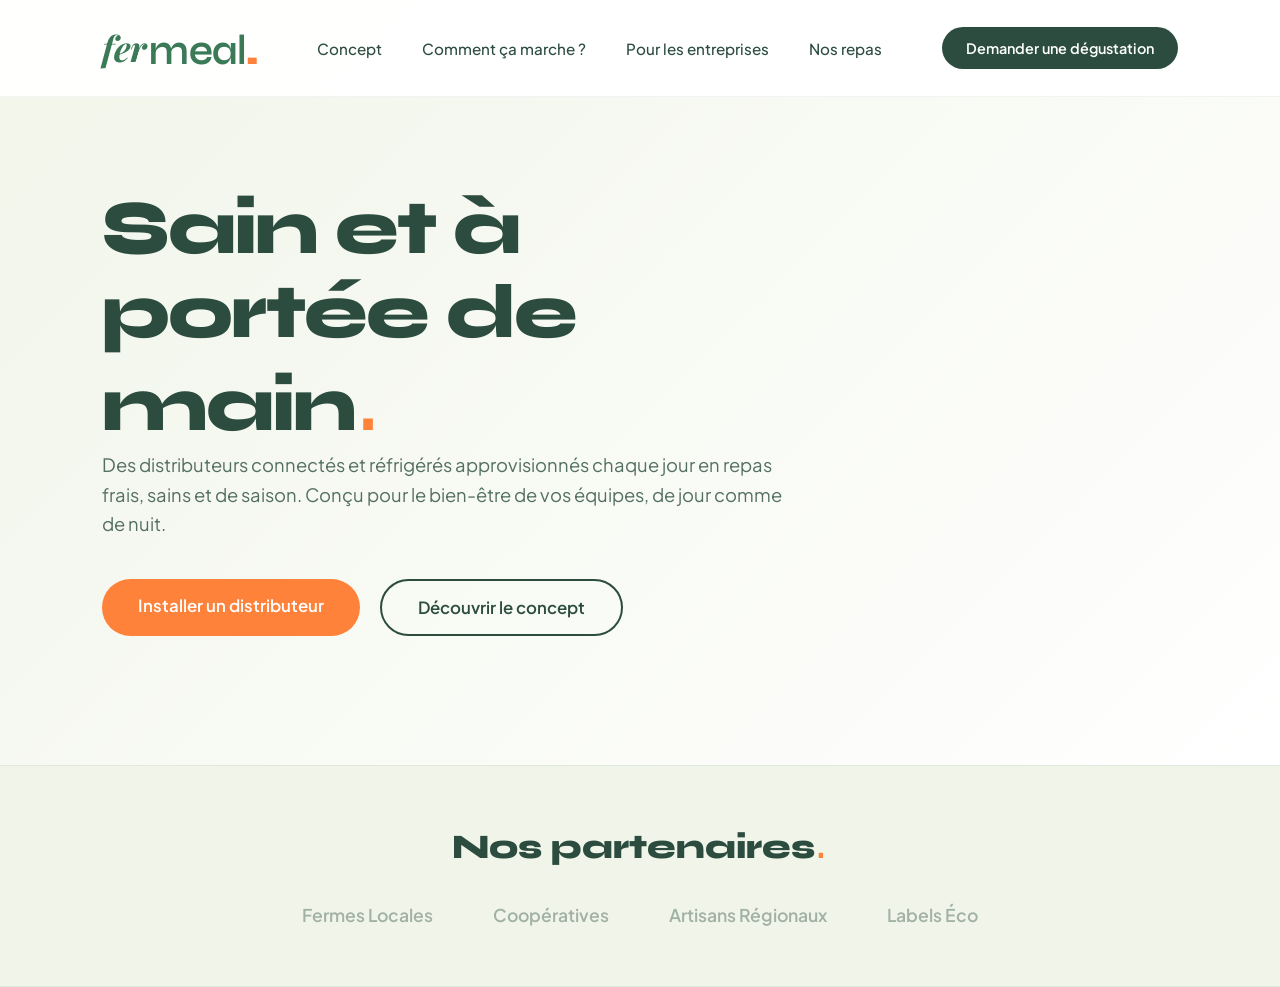
<file: index.html>
<!DOCTYPE html>
<html lang="fr">
<head>
    <meta charset="UTF-8">
    <meta name="viewport" content="width=device-width, initial-scale=1.0">
    <title>Fermeal | Sain et à portée de main</title>
    
    
    <!-- Chargement des polices Google Fonts -->
    <link rel="preconnect" href="https://fonts.googleapis.com">
    <link rel="preconnect" href="https://fonts.gstatic.com" crossorigin>
    <link href="https://fonts.googleapis.com/css2?family=Playfair+Display:ital,wght@0,700;1,700&family=Plus+Jakarta+Sans:wght@400;500;600;700&family=Syne:wght@700;800&display=swap" rel="stylesheet">
    
    <!-- Connexion au fichier de style style.css -->
    <link rel="stylesheet" href="style.css">
</head>
<body>

    <!-- 1. Barre de navigation fixe -->
    <header class="navbar">
        <!-- Structure du logo en 3 morceaux pour appliquer le design en pur CSS -->
        
        <div class="logo">
            <a href="index.html">
                <span class="logo-fer">fer</span><span class="logo-meal">meal</span><span class="logo-dot">.</span>
            </a>
        </div>
        
        <nav class="nav-links">
            <a href="concept.html">Concept</a>
            <a href="fonctionnement.html">Comment ça marche ?</a>
            <a href="entreprise.html">Pour les entreprises</a>
            <a href="#repas">Nos repas</a>
        </nav>
        <a href="#contact" class="btn-nav">Demander une dégustation</a>
    </header>

    <main>
        <!-- 2. Section d'accueil (Hero) -->
        <section id="hero" class="hero-section">
            <div class="hero-content">
                <h1>Sain et à portée de main<span>.</span></h1>
                <p>Des distributeurs connectés et réfrigérés approvisionnés chaque jour en repas frais, sains et de saison. Conçu pour le bien-être de vos équipes, de jour comme de nuit.</p>
                <div class="hero-actions">
                    <a href="#contact" class="btn-primary">Installer un distributeur</a>
                    <a href="concept.html" class="btn-secondary">Découvrir le concept</a>
                </div>
            </div>
        </section>

        <!-- 3. Section : Nos Partenaires -->
        <section class="partners-section">
            <h2>Nos partenaires<span>.</span></h2>
            
            <div class="partners-grid">
                <div class="partner-placeholder">Fermes Locales</div>
                <div class="partner-placeholder">Coopératives</div>
                <div class="partner-placeholder">Artisans Régionaux</div>
                <div class="partner-placeholder">Labels Éco</div>
            </div>
        </section>
    </main>

</body>
</html>
</file>
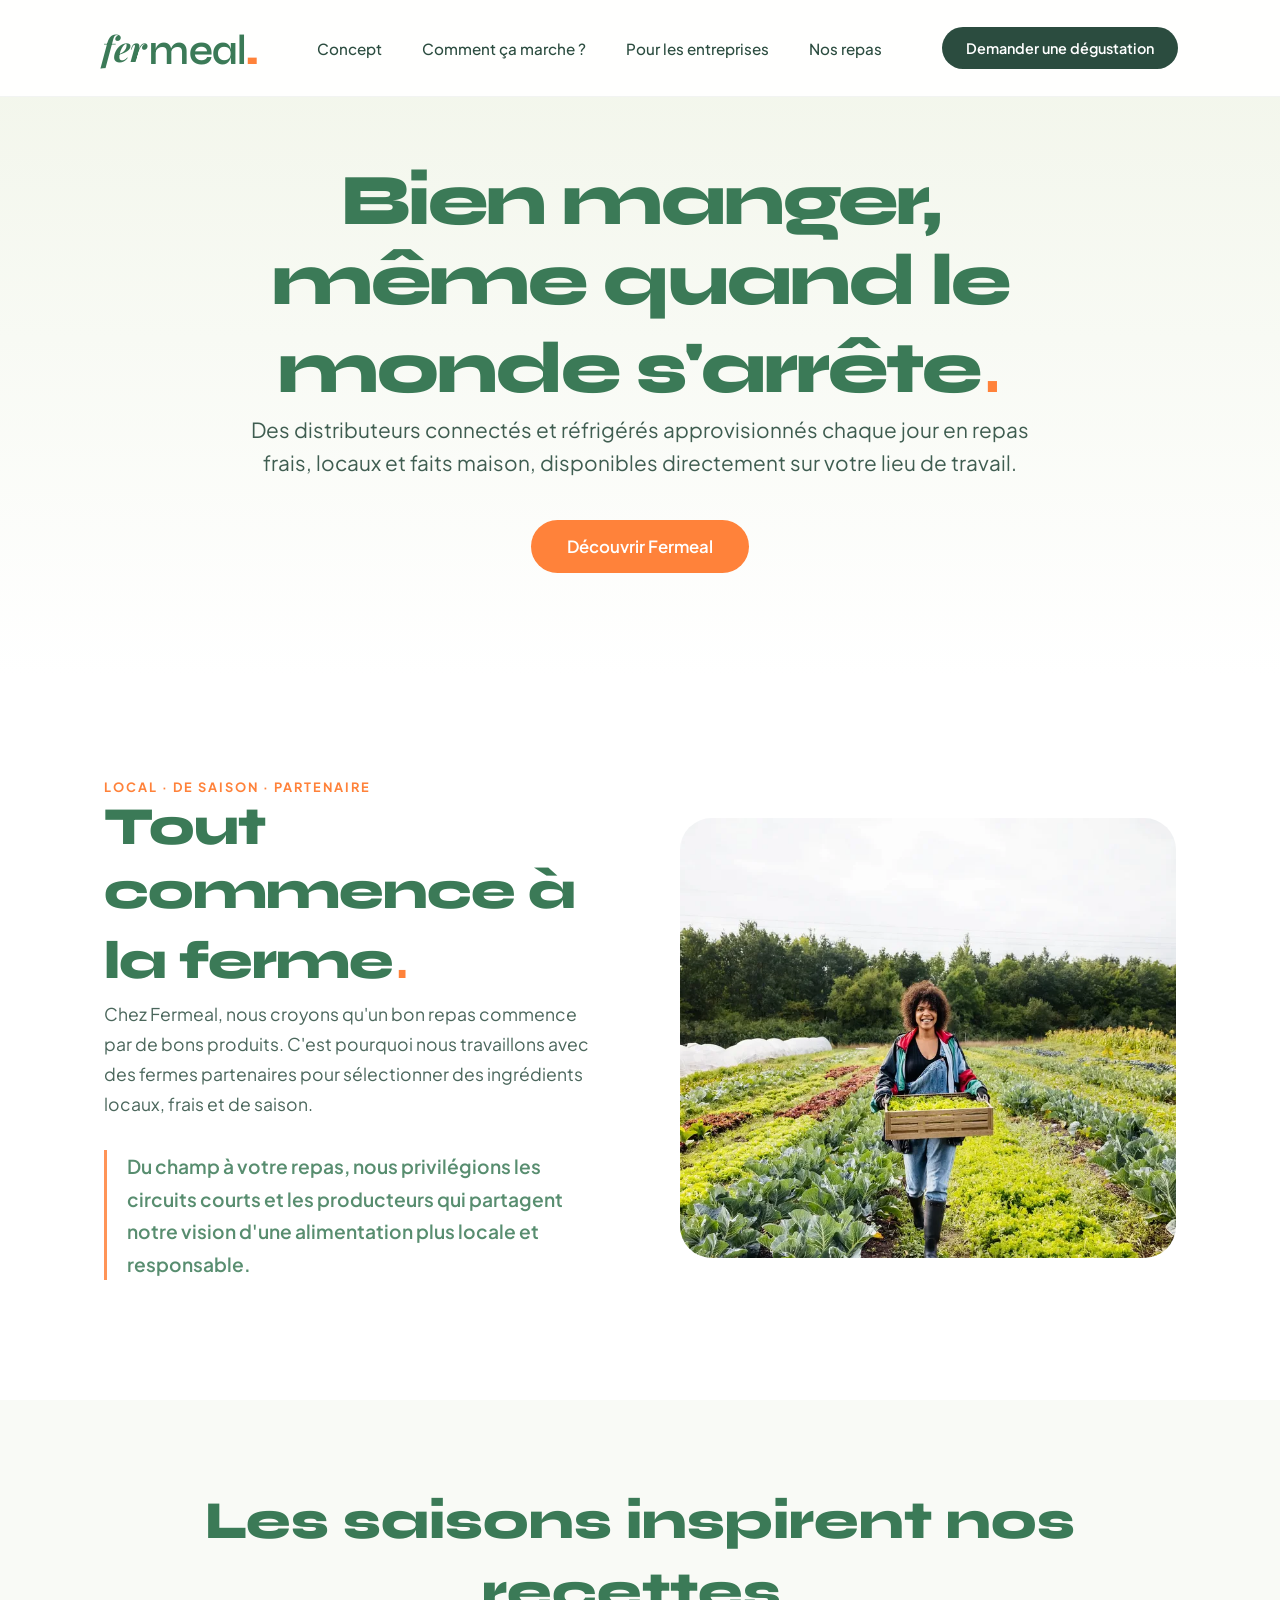
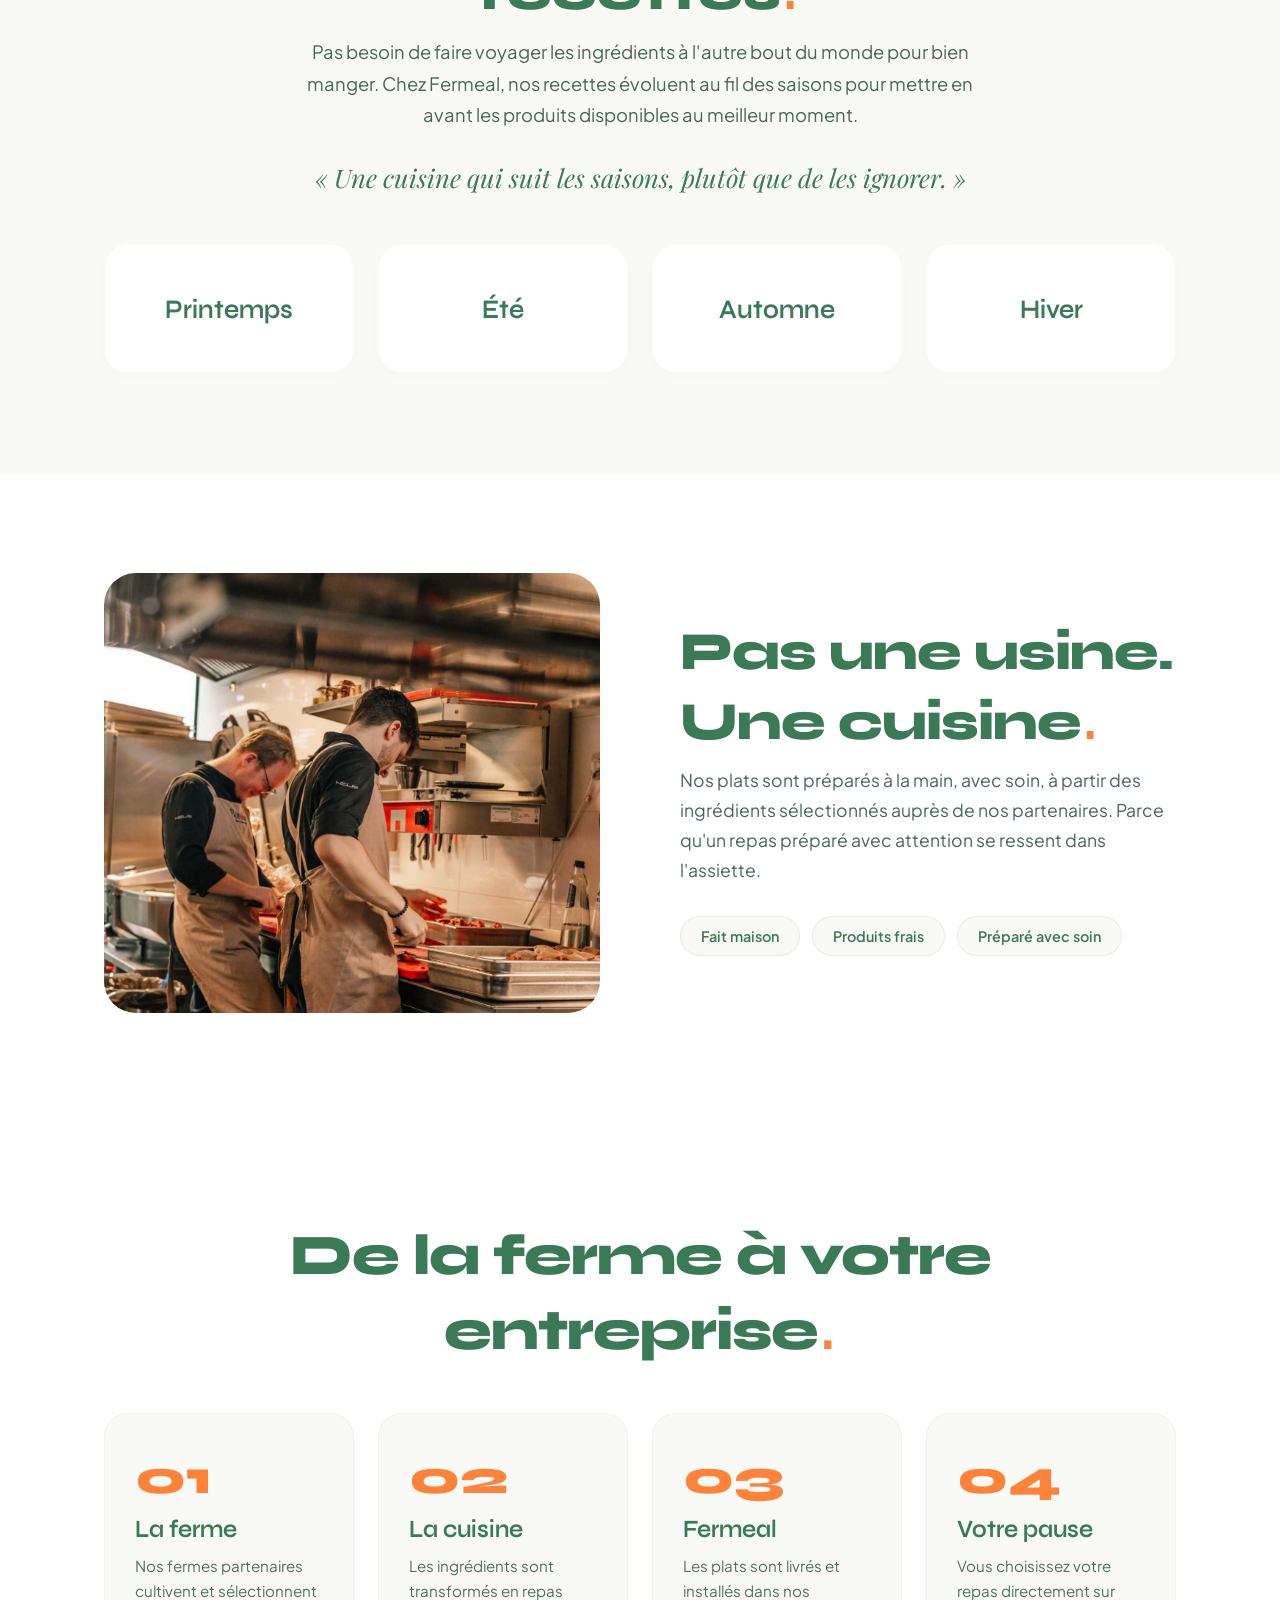
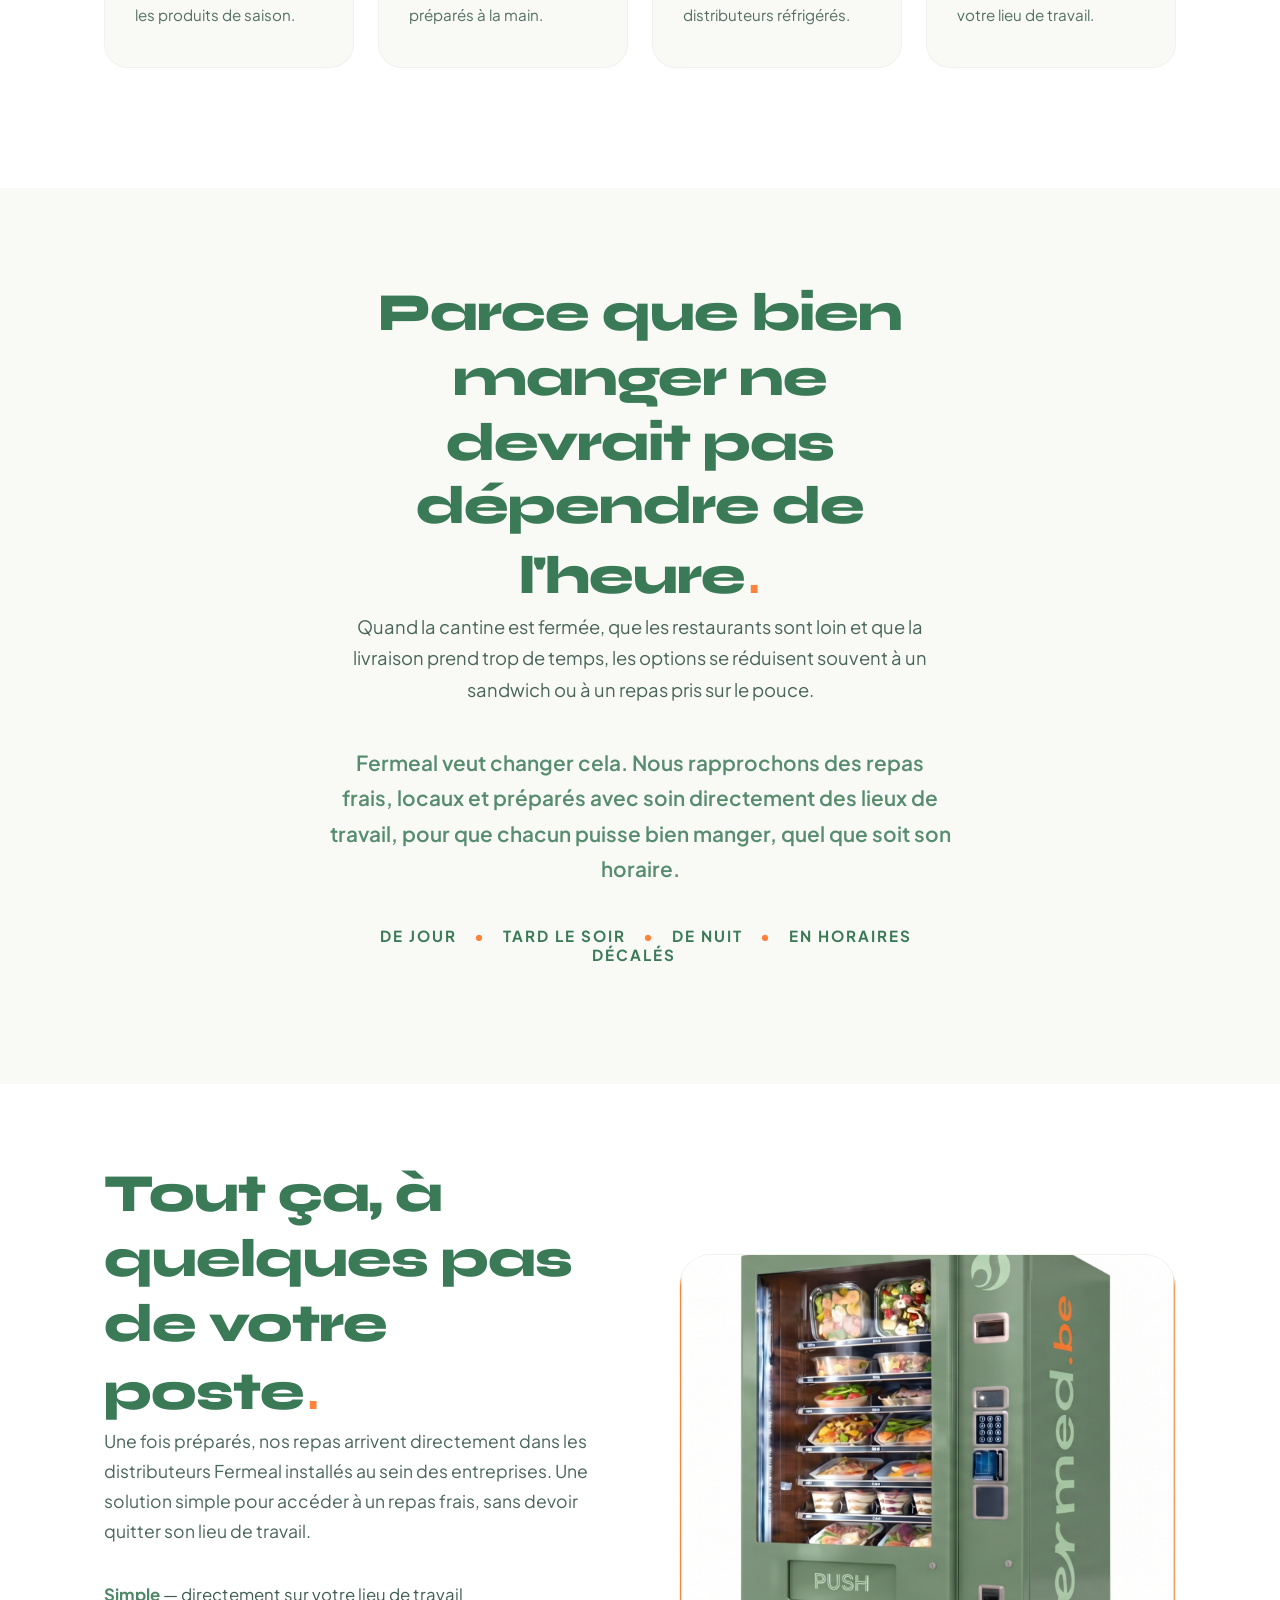
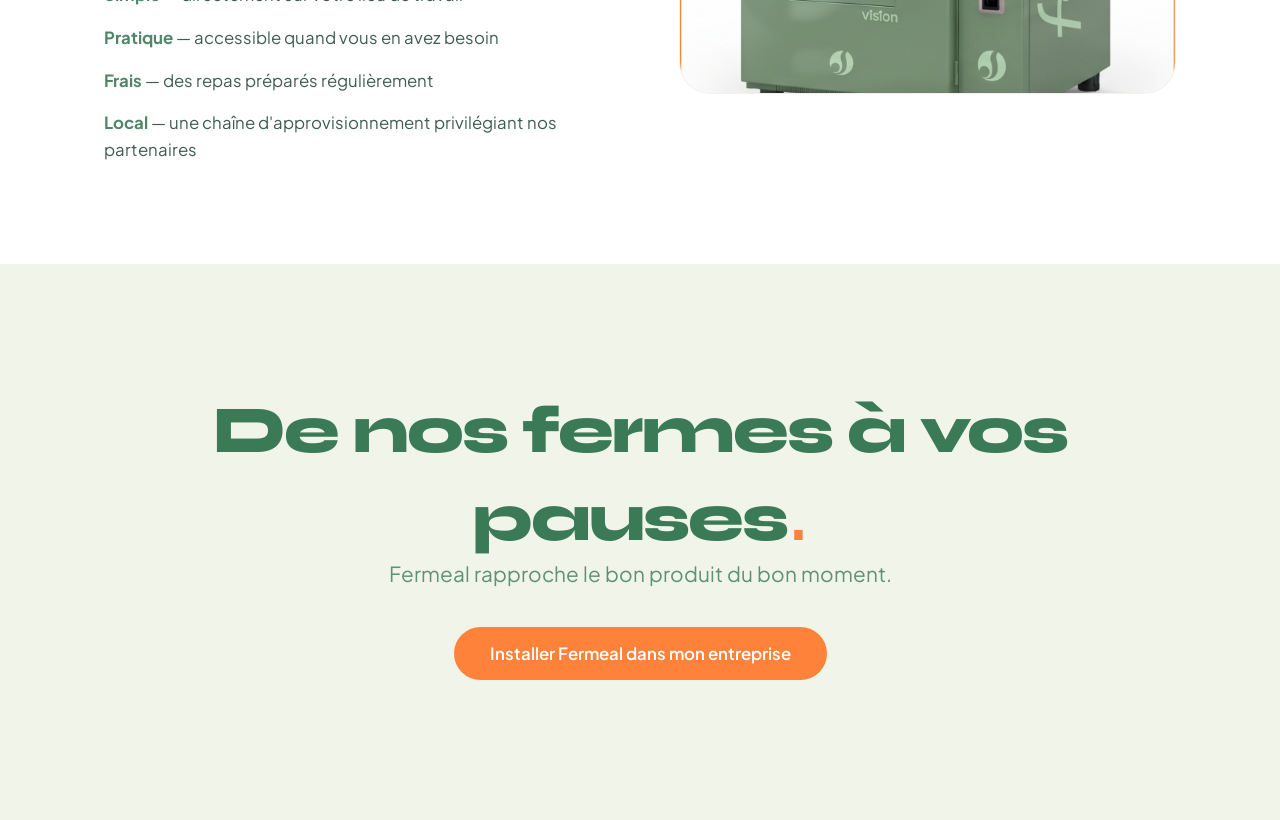
<file: concept.html>
<!DOCTYPE html>
<html lang="fr">
<head>
    <meta charset="UTF-8">
    <meta name="viewport" content="width=device-width, initial-scale=1.0">
    <title>Le Concept | Fermeal - Sain et à portée de main</title>
    
    <!-- Liens Google Fonts pour nos typographies de startup -->
    <link rel="preconnect" href="https://fonts.googleapis.com">
    <link rel="preconnect" href="https://fonts.gstatic.com" crossorigin>
    <link href="https://fonts.googleapis.com/css2?family=Plus+Jakarta+Sans:wght@400;500;600;700;800&family=Playfair+Display:ital,wght@0,700;1,700&family=Syne:wght@600;700;800&display=swap" rel="stylesheet">
        
    <!-- Connexion à notre feuille de style unique style.css -->
    <link rel="stylesheet" href="style.css">
</head>
<body>

    <!-- Barre de navigation fixe -->
    <header class="navbar">
        <div class="logo">
            <a href="index.html" style="text-decoration: none; color: inherit; display: flex; align-items: baseline;">
                <span class="logo-fer">fer</span><span class="logo-meal">meal</span><span class="logo-dot">.</span>
            </a>
        </div>
        <nav class="nav-links">
            <a href="concept.html">Concept</a>
            <a href="fonctionnement.html">Comment ça marche ?</a>
            <a href="entreprise.html">Pour les entreprises</a>
            <a href="index.html#repas">Nos repas</a>
        </nav>
        <a href="index.html#contact" class="btn-nav">Demander une dégustation</a>
    </header>

    <main>
        <!-- 1. HERO — Immersif -->
        <section class="concept-hero">
            <div class="concept-hero-inner">
                <h1>Bien manger, même quand le monde s'arrête<span>.</span></h1>
                <p>Des distributeurs connectés et réfrigérés approvisionnés chaque jour en repas frais, locaux et faits maison, disponibles directement sur votre lieu de travail.</p>
                <a href="#ferme" class="btn-primary">Découvrir Fermeal</a>
            </div>
        </section>

        <!-- 2. SECTION FERME — Tout commence à la ferme -->
        <section id="ferme" class="story-section">
            <div class="concept-container split-layout">
                <div class="story-text">
                    <span class="concept-badge">LOCAL · DE SAISON · PARTENAIRE</span>
                    <h2>Tout commence à la ferme<span>.</span></h2>
                    <p>Chez Fermeal, nous croyons qu'un bon repas commence par de bons produits. C'est pourquoi nous travaillons avec des fermes partenaires pour sélectionner des ingrédients locaux, frais et de saison.</p>
                    <p class="highlight-text">Du champ à votre repas, nous privilégions les circuits courts et les producteurs qui partagent notre vision d'une alimentation plus locale et responsable.</p>
                </div>
                <div class="story-image">
                <img src="concept_ferme.webp" alt="Légumes frais de saison provenant de fermes locales">
                </div>
            </div>
        </section>

        <!-- 3. SECTION SAISONS — Les saisons inspirent nos recettes -->
        <section class="seasons-section">
            <div class="concept-container text-center">
                <h2>Les saisons inspirent nos recettes<span>.</span></h2>
                <p class="section-lead">Pas besoin de faire voyager les ingrédients à l'autre bout du monde pour bien manger. Chez Fermeal, nos recettes évoluent au fil des saisons pour mettre en avant les produits disponibles au meilleur moment.</p>
                <p class="quote-text">« Une cuisine qui suit les saisons, plutôt que de les ignorer. »</p>
                
                <div class="seasons-grid">
                    <div class="season-card"><h4>Printemps</h4></div>
                    <div class="season-card"><h4>Été</h4></div>
                    <div class="season-card"><h4>Automne</h4></div>
                    <div class="season-card"><h4>Hiver</h4></div>
                </div>
            </div>
        </section>

        <!-- 4. SECTION CUISINE — Préparé à la main -->
        <section class="story-section reverse">
            <div class="concept-container split-layout">
                <div class="story-text">
                    <h2>Pas une usine. Une cuisine<span>.</span></h2>
                    <p>Nos plats sont préparés à la main, avec soin, à partir des ingrédients sélectionnés auprès de nos partenaires. Parce qu'un repas préparé avec attention se ressent dans l'assiette.</p>
                    <div class="tags-group">
                        <span class="tag-item">Fait maison</span>
                        <span class="tag-item">Produits frais</span>
                        <span class="tag-item">Préparé avec soin</span>
                    </div>
                </div>
                <div class="story-image">
                <img src="concept_cuisine.jpg" alt="Préparation de repas frais dans une cuisine">
                </div>
            </div>
        </section>

        <!-- CORRECTION MAJEURE ICI : 5. SECTION TIMELINE EN COLONNES ALIGNÉES -->
        <section class="timeline-section">
            <div class="concept-container text-center">
                <h2>De la ferme à votre entreprise<span>.</span></h2>
                <div class="timeline-grid">
                    <div class="timeline-item-card">
                        <span class="step-num">01</span>
                        <h4>La ferme</h4>
                        <p>Nos fermes partenaires cultivent et sélectionnent les produits de saison.</p>
                    </div>
                    <div class="timeline-item-card">
                        <span class="step-num">02</span>
                        <h4>La cuisine</h4>
                        <p>Les ingrédients sont transformés en repas préparés à la main.</p>
                    </div>
                    <div class="timeline-item-card">
                        <span class="step-num">03</span>
                        <h4>Fermeal</h4>
                        <p>Les plats sont livrés et installés dans nos distributeurs réfrigérés.</p>
                    </div>
                    <div class="timeline-item-card">
                        <span class="step-num">04</span>
                        <h4>Votre pause</h4>
                        <p>Vous choisissez votre repas directement sur votre lieu de travail.</p>
                    </div>
                </div>
            </div>
        </section>

        <!-- CORRECTION MAJEURE ICI : 6. SECTION EMOTION — Pourquoi Fermeal ? -->
        <section class="why-section">
            <div class="concept-container text-center narrow">
                <h2>Parce que bien manger ne devrait pas dépendre de l'heure<span>.</span></h2>
                <p>Quand la cantine est fermée, que les restaurants sont loin et que la livraison prend trop de temps, les options se réduisent souvent à un sandwich ou à un repas pris sur le pouce.</p>
                <p class="highlight-text-dark">Fermeal veut changer cela. Nous rapprochons des repas frais, locaux et préparés avec soin directement des lieux de travail, pour que chacun puisse bien manger, quel que soit son horaire.</p>
                <div class="hours-schedule">
                    <span>de jour</span> • <span>tard le soir</span> • <span>de nuit</span> • <span>en horaires décalés</span>
                </div>
            </div>
        </section>

        <!-- CORRECTION MAJEURE ICI : 7. SECTION DISTRIBUTEUR — Le dernier maillon -->
        <section class="frigo-section">
            <div class="concept-container split-layout">
                <div class="story-text">
                    <h2>Tout ça, à quelques pas de votre poste<span>.</span></h2>
                    <p>Une fois préparés, nos repas arrivent directement dans les distributeurs Fermeal installés au sein des entreprises. Une solution simple pour accéder à un repas frais, sans devoir quitter son lieu de travail.</p>
                    
                    <div class="benefits-grid">
                        <div class="benefit-item"><strong>Simple</strong> — directement sur votre lieu de travail</div>
                        <div class="benefit-item"><strong>Pratique</strong> — accessible quand vous en avez besoin</div>
                        <div class="benefit-item"><strong>Frais</strong> — des repas préparés régulièrement</div>
                        <div class="benefit-item"><strong>Local</strong> — une chaîne d'approvisionnement privilégiant nos partenaires</div>
                    </div>
                </div>
                <div class="story-image white-border">
                <img src="concept_distributeur.png" alt="Distributeur réfrigéré de repas frais Fermeal">
                </div>
            </div>
        </section>

        <!-- 8. GRANDE SECTION FINALE — Appel à l'action -->
        <section class="final-cta-section">
            <div class="concept-container text-center">
                <h2>De nos fermes à vos pauses<span>.</span></h2>
                <p>Fermeal rapproche le bon produit du bon moment.</p>
                <a href="index.html#contact" class="btn-primary">Installer Fermeal dans mon entreprise</a>
            </div>
        </section>
    </main>

</body>
</html>
</file>
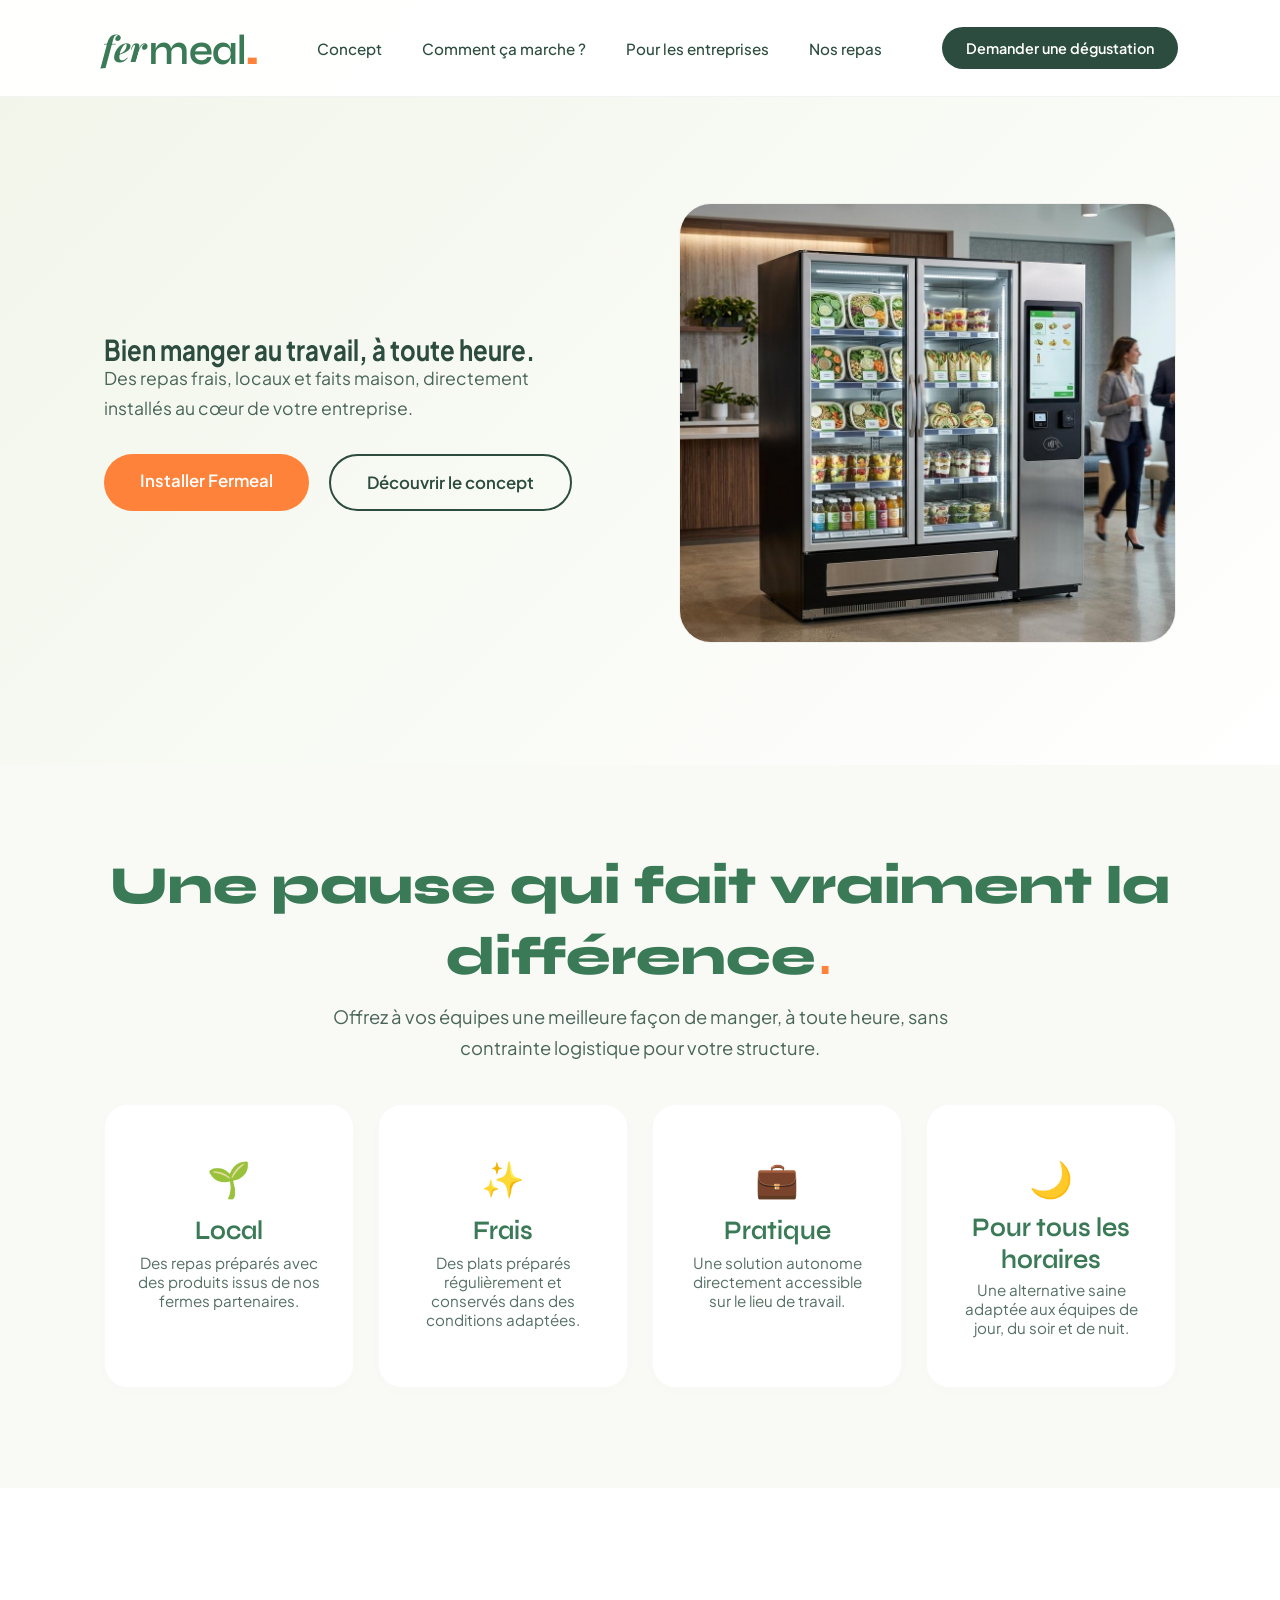
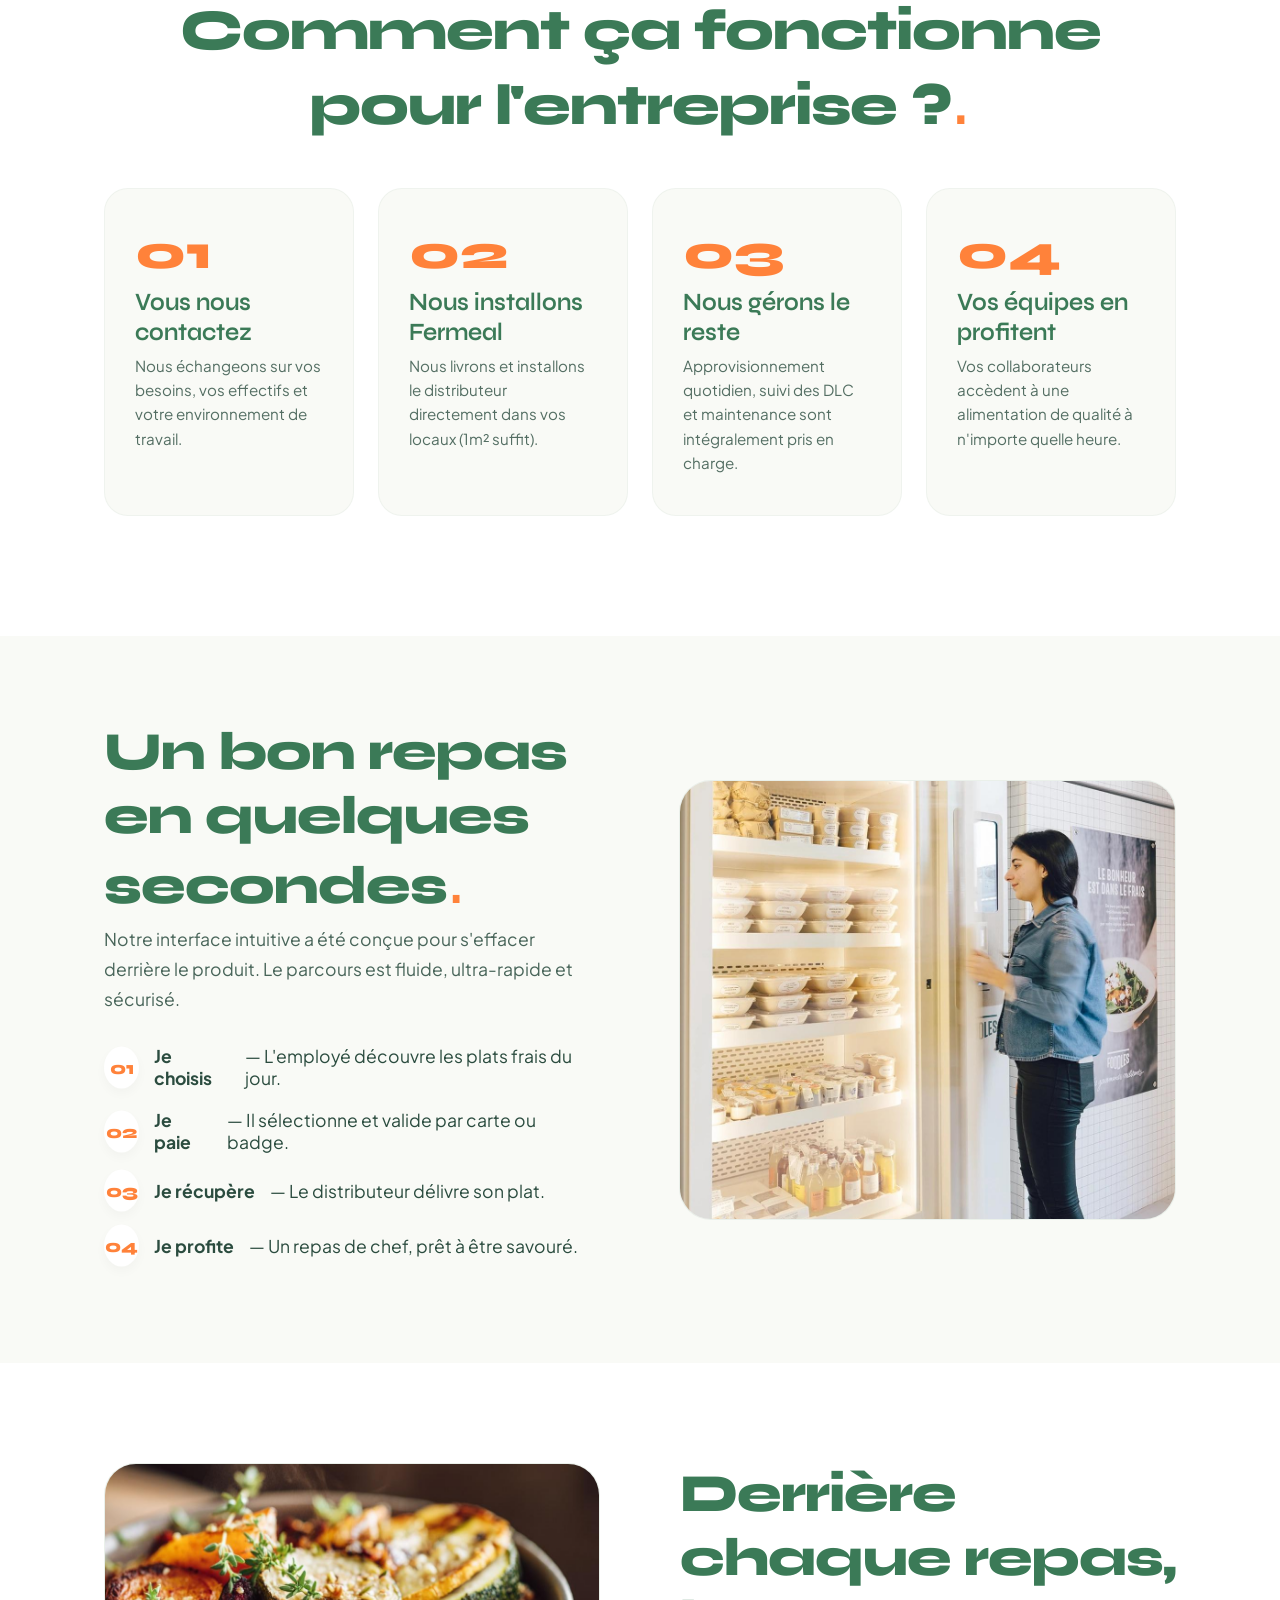
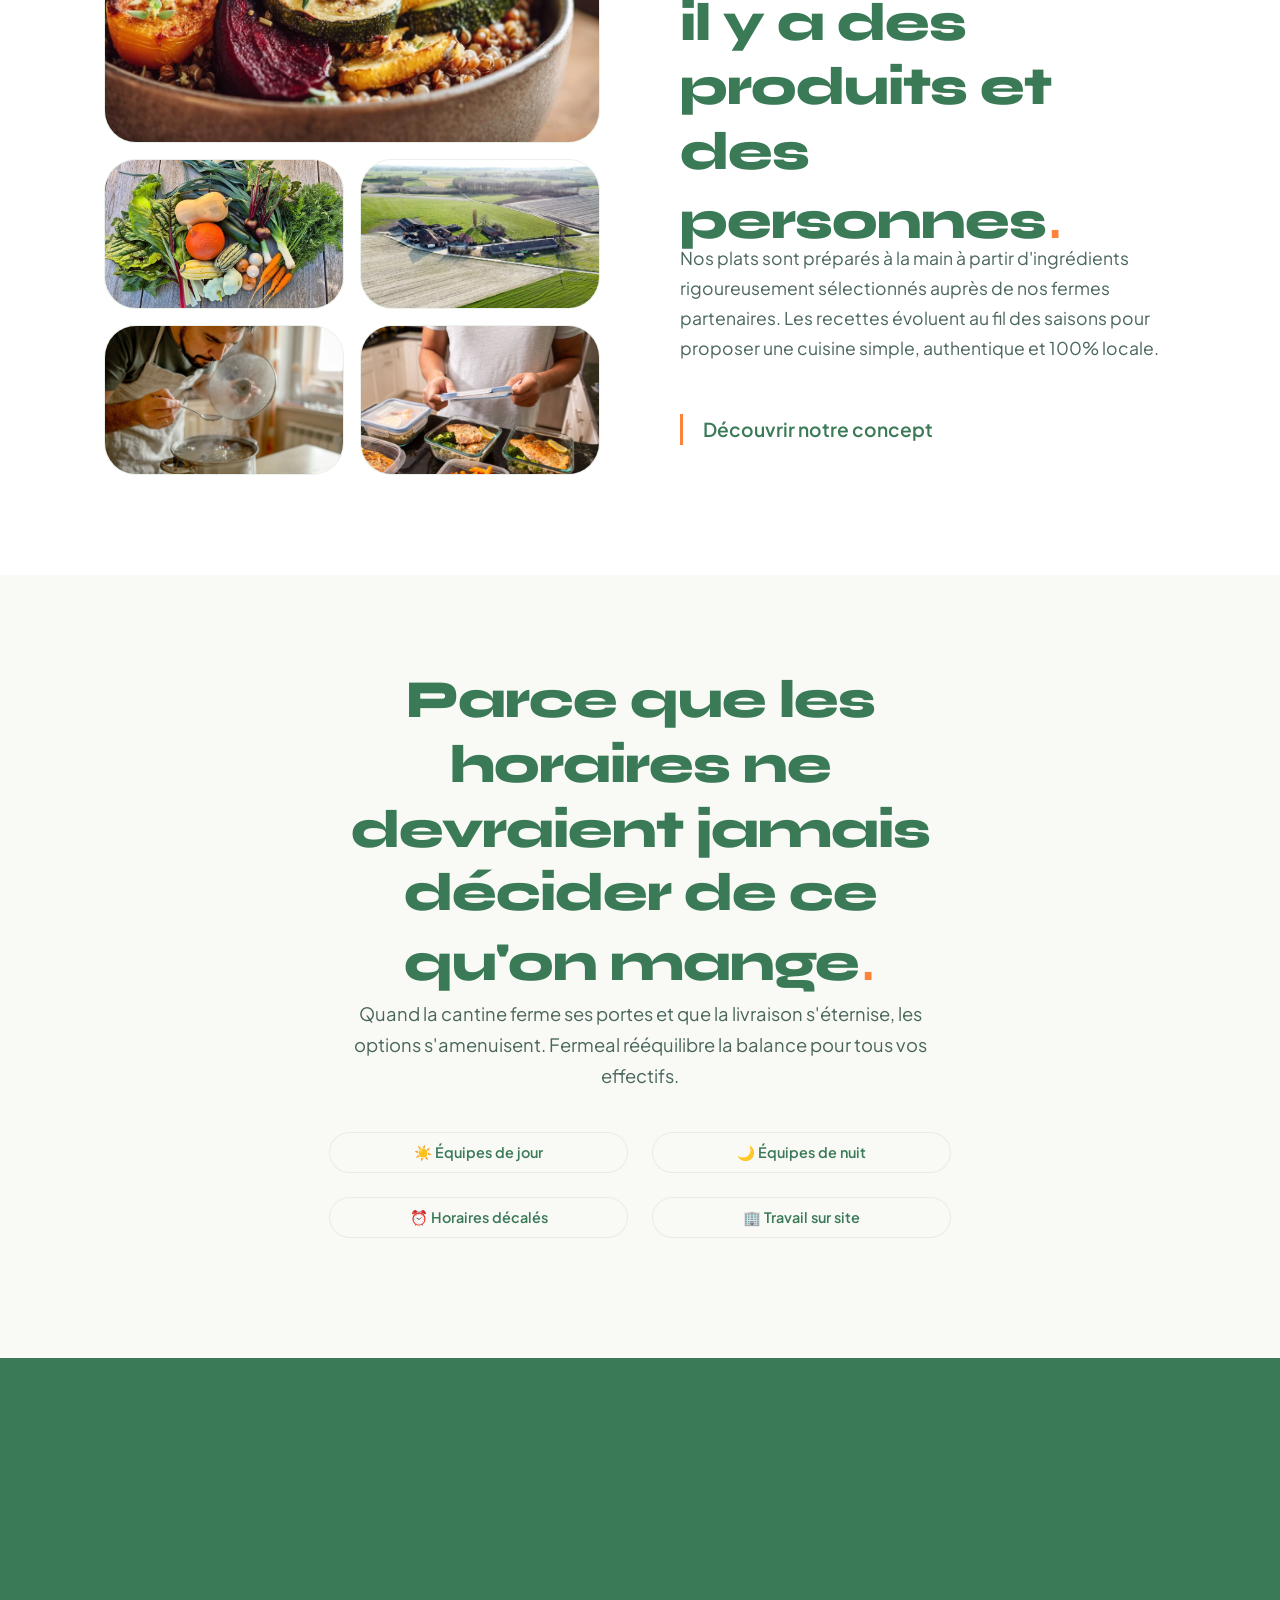
<file: entreprise.html>
<!DOCTYPE html>
<html lang="fr">
<head>
    <meta charset="UTF-8">
    <meta name="viewport" content="width=device-width, initial-scale=1.0">
    <title>Pour les entreprises | Fermeal - Offrez le meilleur à vos équipes</title>
    
    <!-- Liens Google Fonts -->
    <link rel="preconnect" href="https://fonts.googleapis.com">
    <link rel="preconnect" href="https://fonts.gstatic.com" crossorigin>
    <link href="https://fonts.googleapis.com/css2?family=Plus+Jakarta+Sans:wght@400;500;600;700;800&family=Playfair+Display:ital,wght@0,700;1,700&family=Syne:wght@600;700;800&display=swap" rel="stylesheet">
        
    <!-- Connexion au fichier de style style.css -->
    <link rel="stylesheet" href="style.css">
</head>
<body>

    <!-- Barre de navigation fixe commune -->
    <header class="navbar">
        <div class="logo">
            <a href="index.html" style="text-decoration: none; color: inherit; display: flex; align-items: baseline;">
                <span class="logo-fer">fer</span><span class="logo-meal">meal</span><span class="logo-dot">.</span>
            </a>
        </div>
        <nav class="nav-links">
            <a href="concept.html">Concept</a>
            <a href="fonctionnement.html">Comment ça marche ?</a>
            <a href="entreprise.html">Pour les entreprises</a>
            <a href="index.html#repas">Nos repas</a>
        </nav>
        <a href="index.html#contact" class="btn-nav">Demander une dégustation</a>
    </header>

    <main>
        <!-- 1. HERO — Environnement professionnel moderne -->
        <section class="b2b-hero">
            <div class="concept-container split-layout">
                <div class="story-text">
                    <h1>Bien manger au travail, à toute heure<span>.</span></h1>
                    <p>Des repas frais, locaux et faits maison, directement installés au cœur de votre entreprise.</p>
                    <div class="hero-actions" style="margin-top: 30px;">
                        <a href="#contact-b2b" class="btn-primary">Installer Fermeal</a>
                        <a href="concept.html" class="btn-secondary">Découvrir le concept</a>
                    </div>
                </div>
                
                <div class="story-image placeholder-bg white-border">
                    <img
                        src="entreprise_distributeur_boite.jfif"
                        alt="Distributeur de repas frais dans une salle de pause en entreprise"
                        class="b2b-photo"
                    >
                </div>

            </div>
        </section>

        <!-- 2. POURQUOI INSTALLER FERMEAL — Avantages -->
        <section class="seasons-section">
            <div class="concept-container text-center">
                <h2>Une pause qui fait vraiment la différence<span>.</span></h2>
                <p class="section-lead">Offrez à vos équipes une meilleure façon de manger, à toute heure, sans contrainte logistique pour votre structure.</p>
                
                <div class="seasons-grid">
                    <div class="season-card B2b-card">
                        <div class="b2b-icon">🌱</div>
                        <h4>Local</h4>
                        <p style="font-size: 0.95rem; opacity: 0.8; margin-top: 10px;">Des repas préparés avec des produits issus de nos fermes partenaires.</p>
                    </div>
                    <div class="season-card B2b-card">
                        <div class="b2b-icon">✨</div>
                        <h4>Frais</h4>
                        <p style="font-size: 0.95rem; opacity: 0.8; margin-top: 10px;">Des plats préparés régulièrement et conservés dans des conditions adaptées.</p>
                    </div>
                    <div class="season-card B2b-card">
                        <div class="b2b-icon">💼</div>
                        <h4>Pratique</h4>
                        <p style="font-size: 0.95rem; opacity: 0.8; margin-top: 10px;">Une solution autonome directement accessible sur le lieu de travail.</p>
                    </div>
                    <div class="season-card B2b-card">
                        <div class="b2b-icon">🌙</div>
                        <h4>Pour tous les horaires</h4>
                        <p style="font-size: 0.95rem; opacity: 0.8; margin-top: 10px;">Une alternative saine adaptée aux équipes de jour, du soir et de nuit.</p>
                    </div>
                </div>
            </div>
        </section>

        <!-- 3. COMMENT ÇA FONCTIONNE POUR L'ENTREPRISE -->
        <section class="timeline-section">
            <div class="concept-container text-center">
                <h2>Comment ça fonctionne pour l'entreprise ?<span>.</span></h2>
                <div class="timeline-grid">
                    <div class="timeline-item-card">
                        <span class="step-num">01</span>
                        <h4>Vous nous contactez</h4>
                        <p>Nous échangeons sur vos besoins, vos effectifs et votre environnement de travail.</p>
                    </div>
                    <div class="timeline-item-card">
                        <span class="step-num">02</span>
                        <h4>Nous installons Fermeal</h4>
                        <p>Nous livrons et installons le distributeur directement dans vos locaux (1m² suffit).</p>
                    </div>
                    <div class="timeline-item-card">
                        <span class="step-num">03</span>
                        <h4>Nous gérons le reste</h4>
                        <p>Approvisionnement quotidien, suivi des DLC et maintenance sont intégralement pris en charge.</p>
                    </div>
                    <div class="timeline-item-card">
                        <span class="step-num">04</span>
                        <h4>Vos équipes en profitent</h4>
                        <p>Vos collaborateurs accèdent à une alimentation de qualité à n'importe quelle heure.</p>
                    </div>
                </div>
            </div>
        </section>

        <!-- 4. COMMENT ÇA FONCTIONNE POUR LES EMPLOYÉS -->
        <section class="story-section" style="background-color: var(--bg-cream-light);">
            <div class="concept-container split-layout">
                <div class="story-text">
                    <h2>Un bon repas en quelques secondes<span>.</span></h2>
                    <p>Notre interface intuitive a été conçue pour s'effacer derrière le produit. Le parcours est fluide, ultra-rapide et sécurisé.</p>
                    
                    <div class="b2b-flow-steps">
                        <div class="flow-step"><span>01</span> <strong>Je choisis</strong> — L'employé découvre les plats frais du jour.</div>
                        <div class="flow-step"><span>02</span> <strong>Je paie</strong> — Il sélectionne et valide par carte ou badge.</div>
                        <div class="flow-step"><span>03</span> <strong>Je récupère</strong> — Le distributeur délivre son plat.</div>
                        <div class="flow-step"><span>04</span> <strong>Je profite</strong> — Un repas de chef, prêt à être savouré.</div>
                    </div>
                </div>
                
                <div class="story-image placeholder-bg">
                    <img
                        src="entreprise_distributeur-client.jpeg"
                        alt="Un employé récupère son repas frais au distributeur"
                        class="b2b-photo"
                    >
                </div>

            </div>
        </section>

        <!-- 5. LES REPAS — Priorité à la terre et à l'assiette -->
        <section class="story-section reverse">
            <div class="concept-container split-layout">
                <div class="story-text">
                    <h2>Derrière chaque repas, il y a des produits et des personnes<span>.</span></h2>
                    <p>Nos plats sont préparés à la main à partir d'ingrédients rigoureusement sélectionnés auprès de nos fermes partenaires. Les recettes évoluent au fil des saisons pour proposer une cuisine simple, authentique et 100% locale.</p>
                    <a href="concept.html" class="highlight-text" style="display: inline-block; text-decoration: none;">Découvrir notre concept</a>
                </div>
                <!-- Grille mosaïque d'images culinaires -->
                <div class="b2b-food-mosaic">
                
                    <div class="mosaic-main placeholder-bg">
                        <img
                            src="entreprise_plat.jfif"
                            alt="Plat maison préparé avec des ingrédients de saison"
                            class="b2b-photo"
                        >
                    </div>
                
                    <div class="mosaic-sub-grid">
                
                        <div class="placeholder-bg">
                            <img
                                src="entreprise_aliments.jfif"
                                alt="Légumes frais de saison"
                                class="b2b-photo"
                            >
                        </div>
                
                        <div class="placeholder-bg">
                            <img
                                src="entreprise_ferme.jpg"
                                alt="Ferme maraîchère partenaire"
                                class="b2b-photo"
                            >
                        </div>
                
                        <div class="placeholder-bg">
                            <img
                                src="entreprise_cuisto.webp"
                                alt="Préparation de repas faits maison"
                                class="b2b-photo"
                            >
                        </div>
                
                        <div class="placeholder-bg">
                            <img
                                src="entreprise_préparation.jpg"
                                alt="Repas frais prêt à emporter"
                                class="b2b-photo"
                            >
                        </div>
                
                    </div>
                </div>

                </div>
            </div>
        </section>

        <!-- 6. POUR VOS COLLABORATEURS — Section Émotionnelle -->
        <section class="why-section">
            <div class="concept-container text-center narrow">
                <h2>Parce que les horaires ne devraient jamais décider de ce qu'on mange<span>.</span></h2>
                <p class="section-lead">Quand la cantine ferme ses portes et que la livraison s'éternise, les options s'amenuisent. Fermeal rééquilibre la balance pour tous vos effectifs.</p>
                <div class="seasons-grid" style="grid-template-columns: repeat(2, 1fr); gap: 20px; margin-top: 40px;">
                    <div class="tag-item text-center">☀️ Équipes de jour</div>
                    <div class="tag-item text-center">🌙 Équipes de nuit</div>
                    <div class="tag-item text-center">⏰ Horaires décalés</div>
                    <div class="tag-item text-center">🏢 Travail sur site</div>
                </div>
            </div>
        </section>

        <!-- 7. GRANDE SECTION CTA FINALE -->
        <section id="contact-b2b" class="final-cta-section" style="background-color: var(--primary-vegetal); color: var(--white);">
            <div class="concept-container text-center narrow">
</file>
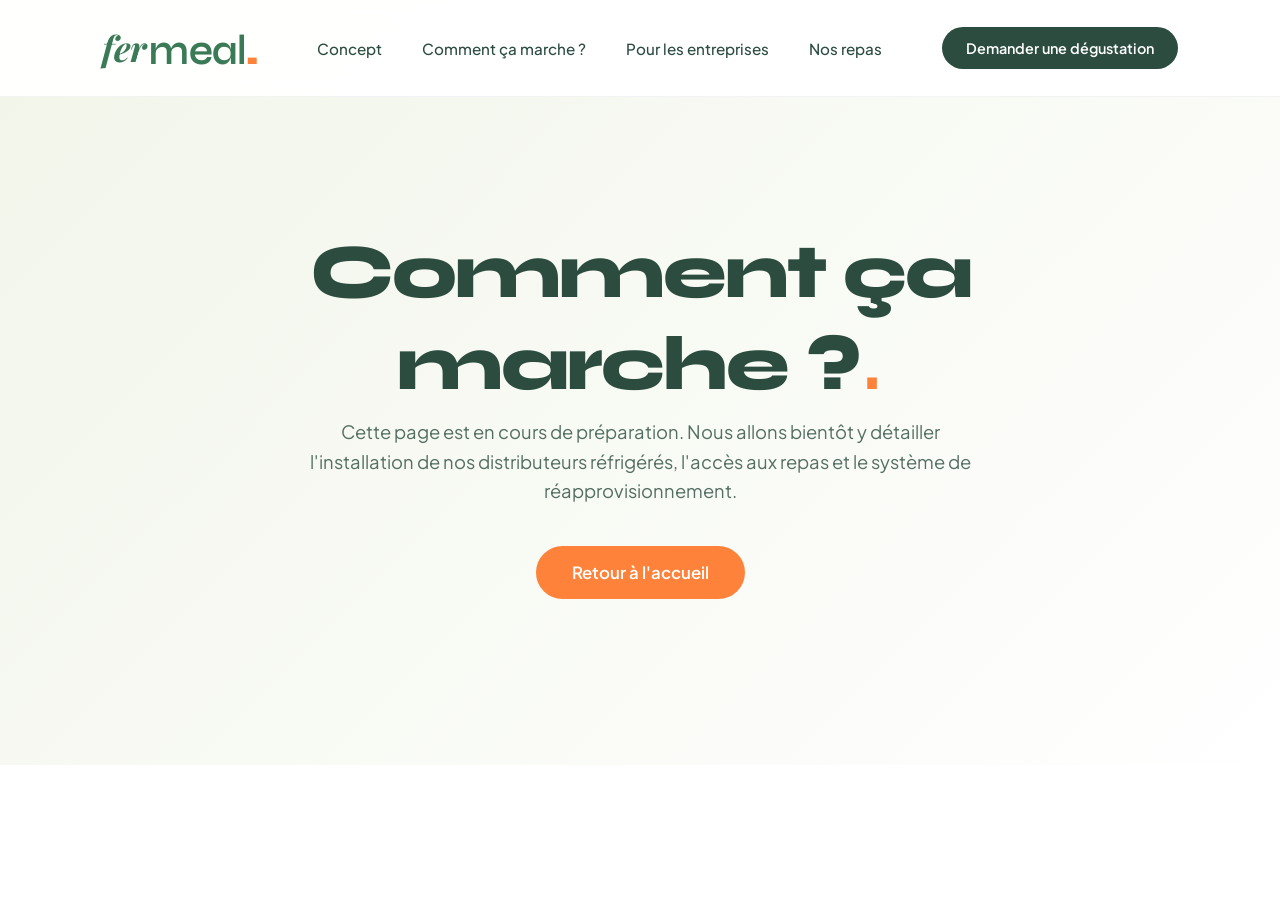
<file: fonctionnement.html>
<!DOCTYPE html>
<html lang="fr">
<head>
    <meta charset="UTF-8">
    <meta name="viewport" content="width=device-width, initial-scale=1.0">
    <title>Comment ça marche ? | Fermeal</title>
    
    <!-- Liens Google Fonts entièrement corrigés -->
    <link rel="preconnect" href="https://fonts.googleapis.com">
    <link rel="preconnect" href="https://fonts.gstatic.com" crossorigin>
    <link href="https://fonts.googleapis.com/css2?family=Plus+Jakarta+Sans:wght@400;500;600;700;800&family=Playfair+Display:ital,wght@0,700;1,700&family=Syne:wght@600;700;800&display=swap" rel="stylesheet">
        
    <!-- Connexion au même fichier de style pour garder la charte graphique -->
    <link rel="stylesheet" href="style.css">
</head>
<body>

    <!-- Barre de navigation fixe (identique à l'accueil pour la cohérence) -->
    <header class="navbar">
        <div class="logo">
            <a href="index.html" style="text-decoration: none; color: inherit; display: flex; align-items: baseline;">
                <span class="logo-fer">fer</span><span class="logo-meal">meal</span><span class="logo-dot">.</span>
            </a>
        </div>
        <nav class="nav-links">
            <a href="index.html#concept">Concept</a>
            <a href="fonctionnement.html">Comment ça marche ?</a>
            <a href="entreprise.html">Pour les entreprises</a>
            <a href="index.html#repas">Nos repas</a>
        </nav>
        <a href="#contact" class="btn-nav">Demander une dégustation</a>
    </header>

    <main>
        <!-- Section d'attente pour le contenu futur -->
        <section class="hero-section" style="text-align: center; justify-content: center;">
            <div class="hero-content">
                <h1>Comment ça marche ?<span>.</span></h1>
                <p style="margin-top: 20px;">Cette page est en cours de préparation. Nous allons bientôt y détailler l'installation de nos distributeurs réfrigérés, l'accès aux repas et le système de réapprovisionnement.</p>
                <div class="hero-actions" style="justify-content: center; margin-top: 40px;">
                    <a href="index.html" class="btn-primary">Retour à l'accueil</a>
                </div>
            </div>
        </section>
    </main>

</body>
</html>
</file>
<file: style.css>
/* ==========================================================================
   PARTIE 1 : FONDATIONS & ACCUEIL
   ========================================================================== */

* {
    margin: 0;
    padding: 0;
    box-sizing: border-box;
    font-family: 'Plus Jakarta Sans', sans-serif;
}

html {
    scroll-behavior: smooth;
}

:root {
    --primary-color: #2B4C3F;
    --primary-vegetal: #3B7A57;
    --accent-color: #FF823A;
    --bg-cream: #F1F5E9;
    --bg-cream-light: #F9FAF6;
    --text-dark: #2B4C3F;
    --white: #FFFFFF;
    --transition-smooth: all 0.4s cubic-bezier(0.16, 1, 0.3, 1);

    --syne-height: 1.2;
}

body {
    color: var(--text-dark);
    background-color: var(--white);
    overflow-x: hidden;
    -webkit-font-smoothing: antialiased;
}

section[id] {
    scroll-margin-top: 90px;
}


/* ==========================================================================
   NAVIGATION
   ========================================================================== */

.navbar {
    position: fixed;
    top: 0;
    left: 0;
    width: 100%;
    display: flex;
    justify-content: space-between;
    align-items: center;
    padding: 24px 8%;
    background-color: rgba(255, 255, 255, 0.95);
    backdrop-filter: blur(10px);
    z-index: 1000;
    border-bottom: 1px solid rgba(43, 76, 63, 0.06);
}


/* LOGO FERMEAL */

.logo {
    font-size: 2.2rem;
    letter-spacing: -0.5px;
    display: flex;
    align-items: baseline;
}

.logo a,
.logo a:link,
.logo a:visited,
.logo a:hover,
.logo a:active,
.logo a:focus {
    text-decoration: none !important;
    border-bottom: none;
    color: inherit;
    display: inline-flex;
    align-items: baseline;
}

/* "fer" : police italique */

.logo .logo-fer {
    font-family: 'Playfair Display', serif;
    font-style: italic;
    font-weight: 700;
    color: var(--primary-vegetal);
}

/* "meal" : police droite */

.logo .logo-meal {
    font-family: 'Syne', sans-serif;
    font-style: normal;
    font-weight: 700;
    text-transform: lowercase;
    color: var(--primary-vegetal);
    margin-left: 2px;
}

/* Point orange */

.logo .logo-dot {
    font-family: 'Syne', sans-serif;
    font-style: normal;
    font-weight: 800;
    color: var(--accent-color);
}


/* Liens de navigation */

.nav-links {
    display: flex;
    gap: 40px;
}

.nav-links a {
    text-decoration: none;
    color: var(--primary-color);
    font-weight: 500;
    font-size: 0.95rem;
    transition: var(--transition-smooth);
}

.nav-links a:hover {
    opacity: 0.7;
}


/* Bouton de navigation */

.btn-nav {
    text-decoration: none;
    background-color: var(--primary-color);
    color: var(--white);
    padding: 12px 24px;
    border-radius: 50px;
    font-weight: 600;
    font-size: 0.9rem;
    transition: var(--transition-smooth);
}

.btn-nav:hover {
    transform: translateY(-2px);
    box-shadow: 0 4px 15px rgba(43, 76, 63, 0.15);
}


/* ==========================================================================
   BOUTONS
   ========================================================================== */

.btn-primary {
    text-decoration: none;
    background-color: var(--accent-color);
    color: var(--white);
    padding: 16px 36px;
    border-radius: 50px;
    font-weight: 600;
    font-size: 1.05rem;
    transition: var(--transition-smooth);
    display: inline-block;
}

.btn-primary:hover {
    transform: translateY(-3px);
    box-shadow: 0 8px 25px rgba(255, 130, 58, 0.35);
}

.btn-secondary {
    text-decoration: none;
    background-color: transparent;
    color: var(--primary-color);
    padding: 16px 36px;
    border-radius: 50px;
    font-weight: 600;
    font-size: 1.05rem;
    border: 2px solid var(--primary-color);
    transition: var(--transition-smooth);
    display: inline-block;
}

.btn-secondary:hover {
    background-color: var(--primary-color);
    color: var(--white);
    transform: translateY(-3px);
}


/* ==========================================================================
   PAGE D'ACCUEIL
   ========================================================================== */

.hero-section {
    min-height: 85vh;
    display: flex;
    align-items: center;
    padding: 140px 8% 60px 8%;
    background: linear-gradient(
        135deg,
        var(--bg-cream) 0%,
        var(--white) 100%
    );
}

.hero-content {
    max-width: 680px;
}

.hero-content h1 {
    font-family: 'Syne', sans-serif;
    font-weight: 800;
    font-size: 4rem;
    line-height: 1.1;
    color: var(--primary-color);
    letter-spacing: -2px;
    margin-bottom: 24px;
}

.hero-content h1 span {
    color: var(--accent-color);
}

.hero-content p {
    font-size: 1.15rem;
    line-height: 1.6;
    color: var(--primary-color);
    opacity: 0.8;
    margin-bottom: 40px;
}

.hero-actions {
    display: flex;
    gap: 20px;
}


/* ==========================================================================
   PARTENAIRES
   ========================================================================== */

.partners-section {
    background-color: var(--bg-cream) !important;
    width: 100%;
    padding: 60px 8%;
    text-align: center;
    border-top: 1px solid rgba(43, 76, 63, 0.08);
    border-bottom: 1px solid rgba(43, 76, 63, 0.08);
}

.partners-section h2 {
    font-family: 'Syne', sans-serif;
    font-weight: 800;
    font-size: 1.8rem;
    color: var(--primary-color);
    margin-bottom: 40px;
}

.partners-section h2 span {
    color: var(--accent-color);
}

.partners-grid {
    display: flex !important;
    flex-direction: row !important;
    justify-content: center !important;
    align-items: center !important;
    flex-wrap: wrap !important;
    gap: 60px !important;
    max-width: 1200px;
    margin: 0 auto;
}

.partner-placeholder {
    font-size: 1.1rem;
    font-weight: 600;
    color: var(--primary-color);
    opacity: 0.4;
}


/* ==========================================================================
   PARTIE 2 : PAGES CONCEPT & ENTREPRISES
   ========================================================================== */


/* Conteneurs généraux */

.concept-container {
    width: 100%;
    max-width: 1200px;
    margin: 0 auto;
    padding: 0 5%;
}

.text-center {
    text-align: center;
}

.narrow {
    max-width: 750px;
    margin: 0 auto;
}


/* ==========================================================================
   HERO DE LA PAGE CONCEPT
   ========================================================================== */

.concept-hero {
    min-height: 75vh;
    display: flex;
    align-items: center;
    justify-content: center;
    text-align: center;
    padding: 160px 5% 80px 5%;
    background: linear-gradient(
        180deg,
        var(--bg-cream) 0%,
        var(--white) 100%
    );
}

.concept-hero-inner {
    max-width: 800px;
}

.concept-hero h1 {
    font-family: 'Syne', sans-serif;
    font-weight: 800;
    font-size: 3.8rem;
    line-height: 1.1;
    color: var(--primary-vegetal);
    letter-spacing: -2px;
    margin-bottom: 24px;
}

.concept-hero h1 span {
    color: var(--accent-color);
}

.concept-hero p {
    font-size: 1.3rem;
    line-height: 1.6;
    color: var(--primary-color);
    opacity: 0.9;
    margin-bottom: 40px;
}


/* ==========================================================================
   SECTIONS DE PRÉSENTATION
   ========================================================================== */

.story-section {
    padding: 100px 0;
    background-color: var(--white);
}

.story-section.reverse .split-layout {
    flex-direction: row-reverse !important;
}

.split-layout {
    display: flex !important;
    flex-direction: row !important;
    align-items: center !important;
    gap: 80px !important;
}

.story-text {
    flex: 1;
    min-width: 0;
    text-align: left;
}

.story-text h2 {
    font-family: 'Syne', sans-serif;
    font-weight: 800;
    font-size: 2.8rem;
    color: var(--primary-vegetal);
    letter-spacing: -1px;
    margin-bottom: 24px;
    line-height: 1.2;
}

.story-text h2 span {
    color: var(--accent-color);
}

.story-text p {
    font-size: 1.1rem;
    line-height: 1.7;
    color: var(--primary-color);
    margin-bottom: 20px;
    opacity: 0.85;
}

.concept-badge {
    display: inline-block;
    font-size: 0.8rem;
    font-weight: 700;
    letter-spacing: 2px;
    color: var(--accent-color);
    margin-bottom: 16px;
}

.highlight-text {
    font-size: 1.2rem !important;
    font-weight: 600;
    color: var(--primary-vegetal) !important;
    line-height: 1.6;
    border-left: 3px solid var(--accent-color);
    padding-left: 20px;
    margin-top: 30px;
}


/* ==========================================================================
   IMAGES DES SECTIONS
   ========================================================================== */

/* Conteneur des grandes images */

.story-image {
    flex: 1;
    min-width: 0;
    height: 440px;
    overflow: hidden;
    border-radius: 32px;
    background-color: var(--bg-cream-light);
}

/* Images des sections de présentation */

.story-image img,
.placeholder-bg img {
    display: block;
    width: 100%;
    height: 100%;
    object-fit: cover;
    object-position: center;
}

/* Cadre du distributeur */

.story-image.white-border {
    border: 1px solid rgba(0, 0, 0, 0.03);
}

/* Conteneurs d'images et emplacements temporaires */

.placeholder-bg {
    flex: 1;
    min-width: 0;
    height: 440px;
    background-color: var(--bg-cream-light);
    border-radius: 32px;
    display: flex;
    align-items: center;
    justify-content: center;
    overflow: hidden;
    font-family: 'Plus Jakarta Sans', sans-serif;
    font-weight: 600;
    color: var(--primary-vegetal);
    border: 1px solid rgba(59, 122, 87, 0.08);
}

/* Les images ne doivent pas dépasser de leur cadre */

.story-image img,
.placeholder-bg img {
    flex-shrink: 0;
}


/* ==========================================================================
   SECTION DES SAISONS ET AVANTAGES
   ========================================================================== */

.seasons-section {
    padding: 100px 0;
    background-color: var(--bg-cream-light);
}

.seasons-section h2 {
    font-family: 'Syne', sans-serif;
    font-weight: 800;
    font-size: 2.8rem;
    transform: scaleY(1.55);
    color: var(--primary-vegetal);
    margin-bottom: 24px;
}

.seasons-section h2 span {
    color: var(--accent-color);
}

.section-lead {
    font-size: 1.15rem;
    max-width: 700px;
    margin: 0 auto 30px auto;
    line-height: 1.7;
    opacity: 0.85;
}

.quote-text {
    font-family: 'Playfair Display', serif;
    font-style: italic;
    font-size: 1.6rem;
    color: var(--primary-vegetal);
    margin-bottom: 50px;
}

.seasons-grid {
    display: grid !important;
    grid-template-columns: repeat(
        auto-fit,
        minmax(220px, 1fr)
    ) !important;
    gap: 24px !important;
    margin-top: 40px;
}

.season-card {
    background-color: var(--white);
    padding: 50px 30px;
    border-radius: 24px;
    box-shadow: 0 4px 20px rgba(0, 0, 0, 0.01);
    transition: var(--transition-smooth);
    border: 1px solid rgba(0, 0, 0, 0.02);
}

.season-card:hover {
    transform: translateY(-5px);
    border-color: rgba(59, 122, 87, 0.2);
}

.season-card h4 {
    font-family: 'Syne', sans-serif;
    font-size: 1.4rem;
    color: var(--primary-vegetal);
}

.b2b-icon {
    font-size: 2.2rem;
    margin-bottom: 15px;
}


/* ==========================================================================
   TAGS ET HORAIRES
   ========================================================================== */

.tags-group {
    display: flex;
    gap: 12px;
    margin-top: 30px;
    flex-wrap: wrap;
}

.tag-item {
    background-color: var(--bg-cream-light);
    color: var(--primary-vegetal);
    padding: 10px 20px;
    border-radius: 50px;
    font-size: 0.9rem;
    font-weight: 600;
    border: 1px solid rgba(59, 122, 87, 0.1);
}

.hours-schedule {
    margin-top: 40px;
    font-weight: 700;
    font-size: 0.95rem;
    color: var(--accent-color);
    text-transform: uppercase;
    letter-spacing: 2px;
}

.hours-schedule span {
    color: var(--primary-vegetal);
    padding: 0 12px;
}


/* ==========================================================================
   TIMELINE : FONCTIONNEMENT DE FERMEAL
   ========================================================================== */

.timeline-section {
    padding: 120px 0;
    background-color: var(--white);
}

.timeline-section h2 {
    font-family: 'Syne', sans-serif;
    font-size: 3rem;
    font-weight: 800;
    color: var(--primary-vegetal);
    margin-bottom: 60px;
    letter-spacing: -1px;
}

.timeline-section h2 span {
    color: var(--accent-color);
}

.timeline-grid {
    display: flex !important;
    flex-direction: row !important;
    justify-content: center !important;
    align-items: stretch !important;
    gap: 24px !important;
    max-width: 1200px;
    margin: 0 auto;
}

.timeline-item-card {
    flex: 1;
    min-width: 0;
    background-color: var(--bg-cream-light);
    padding: 40px 30px;
    border-radius: 24px;
    text-align: left;
    border: 1px solid rgba(59, 122, 87, 0.05);
    transition: var(--transition-smooth);
}

.timeline-item-card:hover {
    transform: translateY(-5px);
    background-color: var(--white);
    box-shadow: 0 10px 30px rgba(43, 76, 63, 0.04);
    border-color: rgba(59, 122, 87, 0.15);
}

.step-num {
    font-family: 'Syne', sans-serif;
    font-size: 3rem;
    font-weight: 800;
    color: var(--accent-color);
    display: block;
    margin-bottom: 15px;
    line-height: 1;
}

.timeline-item-card h4 {
    font-family: 'Syne', sans-serif;
    font-size: 1.3rem;
    color: var(--primary-vegetal);
    margin-bottom: 12px;
    font-weight: 700;
}

.timeline-item-card p {
    font-size: 0.95rem;
    line-height: 1.6;
    color: var(--primary-color);
    opacity: 0.8;
}


/* ==========================================================================
   SECTION ÉQUIPES ET HORAIRES
   ========================================================================== */

.why-section {
    padding: 120px 0;
    background-color: var(--bg-cream-light);
}

.why-section h2 {
    font-family: 'Syne', sans-serif;
    font-size: 2.8rem;
    font-weight: 800;
    color: var(--primary-vegetal);
    line-height: 1.2;
    margin-bottom: 30px;
    letter-spacing: -1px;
}

.why-section h2 span {
    color: var(--accent-color);
}

.why-section p {
    font-size: 1.15rem;
    line-height: 1.7;
    margin-bottom: 24px;
    opacity: 0.85;
}

.highlight-text-dark {
    font-size: 1.3rem !important;
    font-weight: 600;
    color: var(--primary-vegetal);
    max-width: 700px;
    margin: 40px auto;
    line-height: 1.6;
}


/* ==========================================================================
   SECTION RÉFRIGÉRATEUR
   ========================================================================== */

.frigo-section {
    padding: 100px 0;
    background-color: var(--white);
}

.frigo-section h2 {
    font-family: 'Syne', sans-serif;
    font-size: 2.8rem;
    color: var(--primary-vegetal);
    margin-bottom: 24px;
}

.frigo-section h2 span {
    color: var(--accent-color);
}

.benefits-grid {
    margin-top: 35px;
    display: flex;
    flex-direction: column;
    gap: 16px;
    text-align: left;
}

.benefit-item {
    font-size: 1.05rem;
    line-height: 1.6;
    opacity: 0.9;
}

.benefit-item strong {
    color: var(--primary-vegetal);
}

.white-border {
    background-color: var(--bg-cream-light);
    border: 1px solid rgba(0, 0, 0, 0.03);
}


/* ==========================================================================
   PAGE ENTREPRISES : HERO
   ========================================================================== */

.b2b-hero {
    min-height: 85vh;
    display: flex;
    align-items: center;
    padding: 160px 0 80px 0;
    background: linear-gradient(
        135deg,
        var(--bg-cream) 0%,
        var(--white) 100%
    );
}


/* ==========================================================================
   PAGE ENTREPRISES : PARCOURS DES EMPLOYÉS
   ========================================================================== */

.b2b-flow-steps {
    margin-top: 30px;
    display: flex;
    flex-direction: column;
    gap: 20px;
}

.flow-step {
    font-size: 1.1rem;
    display: flex;
    align-items: center;
    gap: 15px;
    text-align: left;
}

.flow-step p {
    margin-bottom: 0;
}

.flow-step span {
    font-family: 'Syne', sans-serif;
    font-weight: 800;
    color: var(--accent-color);
    background: var(--white);
    width: 35px;
    height: 35px;
    display: flex;
    align-items: center;
    justify-content: center;
    border-radius: 50%;
    font-size: 0.95rem;
    box-shadow: 0 4px 10px rgba(0, 0, 0, 0.03);
    flex-shrink: 0;
}


/* ==========================================================================
   PAGE ENTREPRISES : MOSAÏQUE CULINAIRE
   ========================================================================== */

.b2b-food-mosaic {
    flex: 1;
    min-width: 0;
    display: flex;
    flex-direction: column;
    gap: 16px;
    width: 100%;
}

/* Grande photo du plat */

.b2b-food-mosaic .mosaic-main {
    height: 280px;
    width: 100%;
    flex: none;
}

/* Grille des quatre petites photos */

.b2b-food-mosaic .mosaic-sub-grid {
    display: grid;
    grid-template-columns: repeat(2, minmax(0, 1fr));
    gap: 16px;
}

/* Dimensions des petites photos */

.b2b-food-mosaic .mosaic-sub-grid .placeholder-bg {
    height: 150px;
    min-width: 0;
    width: 100%;
    flex: none;
}

/* Zoom discret au survol */

.b2b-food-mosaic img {
    transition: transform 0.4s ease;
}

.b2b-food-mosaic .placeholder-bg:hover img {
    transform: scale(1.04);
}


/* ==========================================================================
   CTA FINAL
   ========================================================================== */

.final-cta-section {
    padding: 140px 0;
    background-color: var(--bg-cream);
    text-align: center;
}

.final-cta-section h2 {
    font-family: 'Syne', sans-serif;
    font-size: 3.5rem;
    font-weight: 800;
    color: var(--primary-vegetal);
    letter-spacing: -2px;
    margin-bottom: 16px;
}

.final-cta-section h2 span {
    color: var(--accent-color);
}

.final-cta-section p {
    font-size: 1.3rem;
    color: var(--primary-vegetal);
    margin-bottom: 40px;
    opacity: 0.8;
}


/* ==========================================================================
   PARTIE 3 : NOS REPAS, CONTACT ET FOOTER
   ========================================================================== */


/* ==========================================================================
   NOS REPAS
   ========================================================================== */

.meals-section {
    padding: 100px 0;
    background-color: var(--white);
}

.meals-section h2,
.contact-section h2 {
    font-family: 'Syne', sans-serif;
    font-weight: 800;
    font-size: 2.8rem;
    color: var(--primary-vegetal);
    letter-spacing: -1px;
    margin-bottom: 24px;
}

.meals-section h2 span,
.contact-section h2 span {
    color: var(--accent-color);
}

.meals-grid {
    display: grid;
    grid-template-columns: repeat(auto-fit, minmax(260px, 1fr));
    gap: 24px;
    margin-top: 40px;
}

.meal-card {
    background-color: var(--bg-cream-light);
    padding: 20px 20px 30px;
    border-radius: 24px;
    text-align: left;
    border: 1px solid rgba(59, 122, 87, 0.05);
    transition: var(--transition-smooth);
}

.meal-card:hover {
    transform: translateY(-5px);
    background-color: var(--white);
    box-shadow: 0 10px 30px rgba(43, 76, 63, 0.04);
}

.meal-card .meal-photo {
    display: block;
    flex: none;
    width: 100%;
    height: 200px;
    margin-bottom: 20px;
    border-radius: 18px;
    object-fit: cover;
    object-position: center;
}

.meal-card h4 {
    font-family: 'Syne', sans-serif;
    font-size: 1.3rem;
    color: var(--primary-vegetal);
    margin-bottom: 8px;
}

.meal-card p {
    font-size: 0.95rem;
    line-height: 1.6;
    opacity: 0.8;
}


/* ==========================================================================
   CONTACT
   ========================================================================== */

.contact-section {
    padding: 100px 0;
    background-color: var(--bg-cream);
}

.contact-form {
    display: flex;
    flex-direction: column;
    gap: 16px;
    margin-top: 30px;
    text-align: left;
}

.contact-form input,
.contact-form textarea {
    width: 100%;
    padding: 16px 20px;
    border: 1px solid rgba(43, 76, 63, 0.15);
    border-radius: 16px;
    background-color: var(--white);
    font-size: 1rem;
    color: var(--primary-color);
    outline: none;
    transition: var(--transition-smooth);
}

.contact-form input:focus,
.contact-form textarea:focus {
    border-color: var(--primary-vegetal);
    box-shadow: 0 0 0 3px rgba(59, 122, 87, 0.12);
}

.contact-form .btn-primary {
    border: none;
    cursor: pointer;
    align-self: center;
}


/* ==========================================================================
   FOOTER
   ========================================================================== */

.site-footer {
    background-color: var(--primary-color);
    color: var(--white);
    padding: 50px 8% 30px;
}

.footer-inner {
    display: flex;
    flex-direction: column;
    align-items: center;
    gap: 24px;
    text-align: center;
}

.site-footer .logo-fer,
.site-footer .logo-meal {
    color: var(--white);
}

.footer-links {
    display: flex;
    flex-wrap: wrap;
    justify-content: center;
    gap: 28px;
}

.footer-links a {
    color: var(--white);
    text-decoration: none;
    opacity: 0.8;
    font-size: 0.95rem;
    transition: var(--transition-smooth);
}

.footer-links a:hover {
    opacity: 1;
}

.footer-copy {
    font-size: 0.85rem;
    opacity: 0.6;
}


/* ==========================================================================
   PARTIE 4 : RESPONSIVE
   ========================================================================== */


/* ==========================================================================
   TABLETTES ET PETITS ORDINATEURS
   ========================================================================== */

@media (max-width: 992px) {

    /* Sections avec texte et image */

    .split-layout {
        flex-direction: column !important;
        gap: 40px !important;
    }

    /* Étapes de fonctionnement */

    .timeline-grid {
        flex-direction: column !important;
        gap: 20px !important;
    }

    /* Images de présentation */

    .story-image,
    .placeholder-bg {
        width: 100%;
        height: 320px;
        flex: none;
    }

    /* Titres */

    .concept-hero h1 {
        font-size: 2.6rem;
    }

    .story-text h2,
    .seasons-section h2,
    .timeline-section h2,
    .frigo-section h2 {
        font-size: 2.2rem;
    }

    .final-cta-section h2 {
        font-size: 2.5rem;
    }

    /* Hero entreprises */

    .b2b-hero {
        padding: 140px 0 40px 0;
    }

    /* Mosaïque culinaire */

    .b2b-food-mosaic {
        order: 2;
        margin-top: 20px;
    }

    .b2b-food-mosaic .mosaic-main {
        height: 260px;
    }

    .b2b-food-mosaic .mosaic-sub-grid .placeholder-bg {
        height: 140px;
    }
}


/* ==========================================================================
   MOBILES
   ========================================================================== */

@media (max-width: 768px) {

    /* Navigation */

    .navbar {
        padding: 16px 5%;
    }

    .nav-links,
    .btn-nav {
        display: none;
    }

    /* Hero accueil */

    .hero-section {
        padding: 140px 5% 40px 5%;
    }

    .hero-content h1 {
        font-size: 2.8rem;
        letter-spacing: -1px;
    }

    .hero-actions {
        flex-direction: column;
        gap: 15px;
    }

    /* Partenaires */

    .partners-grid {
        gap: 30px !important;
    }

    /* Titres des repas et du contact */

    .meals-section h2,
    .contact-section h2 {
        font-size: 2.2rem;
    }

    /* Images de présentation */

    .b2b-hero .story-image,
    .story-section .story-image {
        height: 300px;
        width: 100%;
    }

    /* Mosaïque culinaire */

    .b2b-food-mosaic .mosaic-main {
        height: 240px;
    }

    .b2b-food-mosaic .mosaic-sub-grid {
        gap: 12px;
    }

    .b2b-food-mosaic .mosaic-sub-grid .placeholder-bg {
        height: 120px;
    }

    /* Espacement de la mosaïque */

    .b2b-food-mosaic {
        margin-top: 20px;
    }

    /* CTA final */

    .final-cta-section {
        padding: 90px 0;
    }

    .final-cta-section h2 {
        font-size: 2.2rem;
        letter-spacing: -1px;
    }

    .final-cta-section p {
        font-size: 1.1rem;
        line-height: 1.6;
    }
}


/* ==========================================================================
   HAUTEUR COMMUNE DES TEXTES EN SYNE
   ========================================================================== */

.hero-content h1,
.partners-section h2,
.concept-hero h1,
.story-text h2,
.seasons-section h2,
.season-card h4,
.timeline-section h2,
.timeline-item-card h4,
.why-section h2,
.frigo-section h2,
.final-cta-section h2,
.b2b-hero h1,
.b2b-hero h2,
.flow-step span,
.meals-section h2,
.contact-section h2,
.meal-card h4,
.logo .logo-meal,
.logo .logo-dot {
    transform: scaleY(var(--syne-height));
}
</file>
